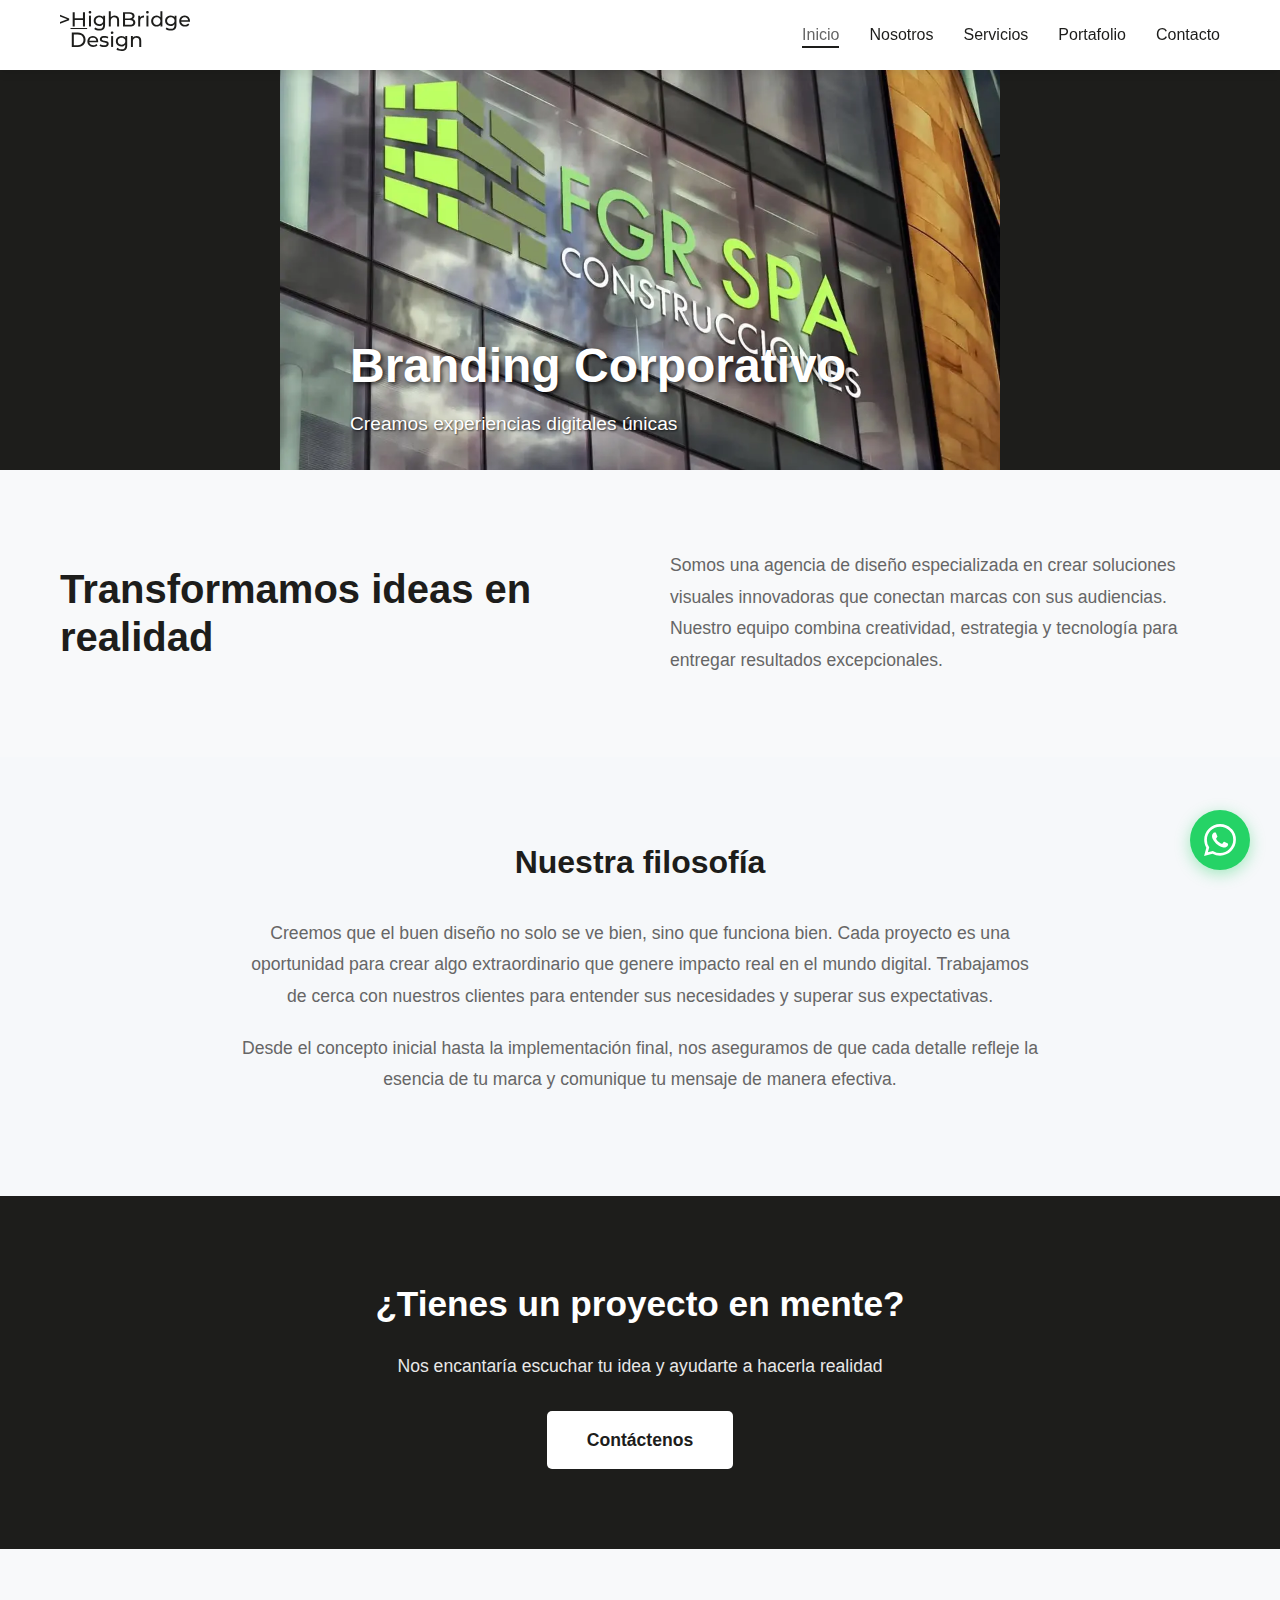
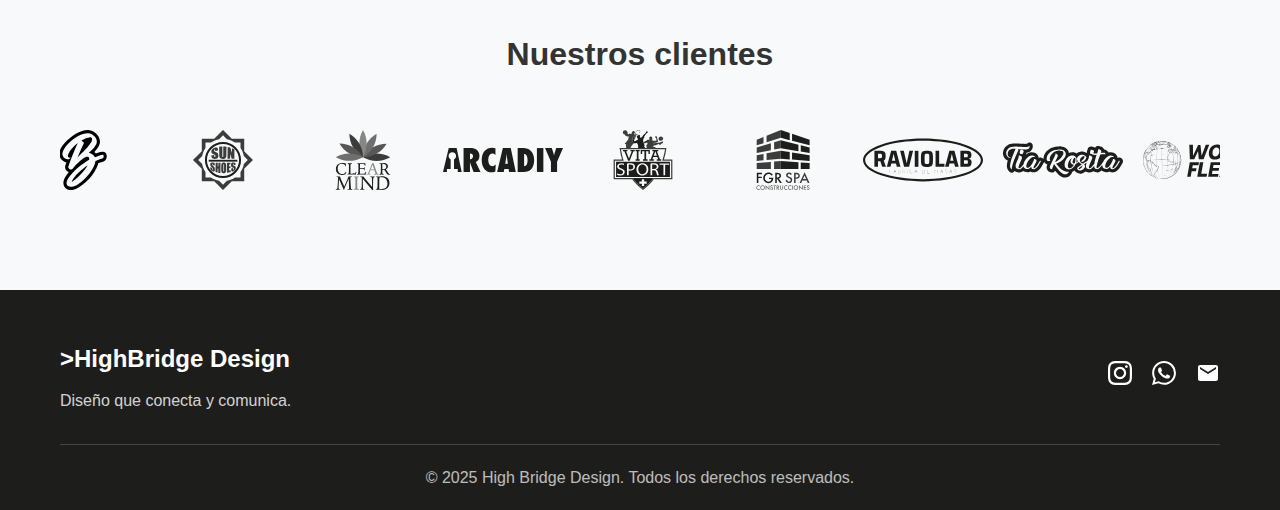
<file: index.html>
<!DOCTYPE html>
<html lang="es">

<head>
    <meta charset="UTF-8">
    <meta name="viewport" content="width=device-width, initial-scale=1.0">
    <title>>HighBridge Design | Inicio</title>
    <link rel="stylesheet" href="styles.css">
</head>

<body>
    <!-- Navbar -->
    <nav class="navbar">
        <div class="nav-container">
            <div class="nav-logo">
                <img src="./src/logo/logo.svg" alt="Logo Agencia">
            </div>
            <ul class="nav-menu">
                <li class="nav-item">
                    <a href="index.html" class="nav-link active">Inicio</a>
                </li>
                <li class="nav-item">
                    <a href="nosotros.html" class="nav-link">Nosotros</a>
                </li>
                <li class="nav-item">
                    <a href="servicios.html" class="nav-link">Servicios</a>
                </li>
                <li class="nav-item">
                    <a href="portafolio.html" class="nav-link">Portafolio</a>
                </li>
                <li class="nav-item">
                    <a href="contacto.html" class="nav-link">Contacto</a>
                </li>
            </ul>
            <div class="hamburger">
                <span class="bar"></span>
                <span class="bar"></span>
                <span class="bar"></span>
            </div>
        </div>
    </nav>

    <!-- Carrusel Principal -->
    <section id="inicio" class="carousel-section">
        <div class="carousel-container">
            <div class="carousel-slide active">
                <img src="./src/images/frg_m.webp" alt="Proyecto FRG">
                <div class="carousel-content">
                    <h2>Branding Corporativo</h2>
                    <p>Creamos experiencias digitales únicas</p>
                </div>
            </div>
            <div class="carousel-slide">
                <img src="./src/images/libro_m.webp" alt="Proyecto Libro">
                <div class="carousel-content">
                    <h2>Diseño Editorial</h2>
                    <p>Identidades visuales que impactan</p>
                </div>
            </div>
        </div>
    </section>

    <!-- Sección Título y Texto -->
    <section class="split-section">
        <div class="container">
            <div class="split-content">
                <div class="split-left">
                    <h2>Transformamos ideas en realidad</h2>
                </div>
                <div class="split-right">
                    <p>Somos una agencia de diseño especializada en crear soluciones visuales innovadoras que conectan
                        marcas con sus audiencias. Nuestro equipo combina creatividad, estrategia y tecnología para
                        entregar resultados excepcionales.</p>
                </div>
            </div>
        </div>
    </section>

    <!-- Sección de Texto -->
    <section class="text-section">
        <div class="container">
            <div class="text-content">
                <h3>Nuestra filosofía</h3>
                <p>Creemos que el buen diseño no solo se ve bien, sino que funciona bien. Cada proyecto es una
                    oportunidad para crear algo extraordinario que genere impacto real en el mundo digital. Trabajamos
                    de cerca con nuestros clientes para entender sus necesidades y superar sus expectativas.</p>
                <p>Desde el concepto inicial hasta la implementación final, nos aseguramos de que cada detalle refleje
                    la esencia de tu marca y comunique tu mensaje de manera efectiva.</p>
            </div>
        </div>
    </section>

    <!-- Botón Contáctenos -->
    <section class="cta-section">
        <div class="container">
            <div class="cta-content">
                <h3>¿Tienes un proyecto en mente?</h3>
                <p>Nos encantaría escuchar tu idea y ayudarte a hacerla realidad</p>
                <a href="contacto.html" class="cta-button">Contáctenos</a>
            </div>
        </div>
    </section>

    <!-- Carrusel de Logos -->
    <section class="logos-section">
        <div class="container">
            <h3>Nuestros clientes</h3>
            <div class="logos-carousel">
                <div class="logos-track">
                    <div class="logo-item">
                        <img src="./src/logo/logo1.svg" alt="Cliente 1" width="120" height="60">
                    </div>
                    <div class="logo-item">
                        <img src="./src/logo/logo2.svg" alt="Cliente 2" width="120" height="60">
                    </div>
                    <div class="logo-item">
                        <img src="./src/logo/logo3.svg" alt="Cliente 3" width="120" height="60">
                    </div>
                    <div class="logo-item">
                        <img src="./src/logo/logo4.svg" alt="Cliente 4" width="120" height="60">
                    </div>
                    <div class="logo-item">
                        <img src="./src/logo/logo5.svg" alt="Cliente 5" width="120" height="60">
                    </div>
                    <div class="logo-item">
                        <img src="./src/logo/logo6.svg" alt="Cliente 6" width="120" height="60">
                    </div>
                    <div class="logo-item">
                        <img src="./src/logo/logo7.svg" alt="Cliente 7" width="120" height="60">
                    </div>
                    <div class="logo-item">
                        <img src="./src/logo/logo8.svg" alt="Cliente 8" width="120" height="60">
                    </div>
                    <div class="logo-item">
                        <img src="./src/logo/logo9.svg" alt="Cliente 9" width="120" height="60">
                    </div>
                    <div class="logo-item">
                        <img src="./src/logo/logo10.svg" alt="Cliente 10" width="120" height="60">
                    </div>
                </div>
            </div>
        </div>
    </section>

    <!-- Footer -->
    <footer class="footer">
        <div class="container">
            <div class="footer-content">
                <div class="footer-info">
                    <h4>>HighBridge Design</h4>
                    <p>Diseño que conecta y comunica.</p>
                </div>
                <div class="footer-social">
                    <a href="https://www.instagram.com/hbd.cl" target="_blank" class="social-link">
                        <svg width="24" height="24" viewBox="0 0 24 24" fill="currentColor">
                            <path
                                d="M12 2.163c3.204 0 3.584.012 4.85.07 3.252.148 4.771 1.691 4.919 4.919.058 1.265.069 1.645.069 4.849 0 3.205-.012 3.584-.069 4.849-.149 3.225-1.664 4.771-4.919 4.919-1.266.058-1.644.07-4.85.07-3.204 0-3.584-.012-4.849-.07-3.26-.149-4.771-1.699-4.919-4.92-.058-1.265-.07-1.644-.07-4.849 0-3.204.013-3.583.07-4.849.149-3.227 1.664-4.771 4.919-4.919 1.266-.057 1.645-.069 4.849-.069zm0-2.163c-3.259 0-3.667.014-4.947.072-4.358.2-6.78 2.618-6.98 6.98-.059 1.281-.073 1.689-.073 4.948 0 3.259.014 3.668.072 4.948.2 4.358 2.618 6.78 6.98 6.98 1.281.058 1.689.072 4.948.072 3.259 0 3.668-.014 4.948-.072 4.354-.2 6.782-2.618 6.979-6.98.059-1.28.073-1.689.073-4.948 0-3.259-.014-3.667-.072-4.947-.196-4.354-2.617-6.78-6.979-6.98-1.281-.059-1.69-.073-4.949-.073zm0 5.838c-3.403 0-6.162 2.759-6.162 6.162s2.759 6.163 6.162 6.163 6.162-2.759 6.162-6.163c0-3.403-2.759-6.162-6.162-6.162zm0 10.162c-2.209 0-4-1.79-4-4 0-2.209 1.791-4 4-4s4 1.791 4 4c0 2.21-1.791 4-4 4zm6.406-11.845c-.796 0-1.441.645-1.441 1.44s.645 1.44 1.441 1.44c.795 0 1.439-.645 1.439-1.44s-.644-1.44-1.439-1.44z" />
                        </svg>
                    </a>
                    <a href="https://wa.me/56947508979" target="_blank" class="social-link">
                        <svg width="24" height="24" viewBox="0 0 24 24" fill="currentColor">
                            <path
                                d="M17.472 14.382c-.297-.149-1.758-.867-2.03-.967-.273-.099-.471-.148-.67.15-.197.297-.767.966-.94 1.164-.173.199-.347.223-.644.075-.297-.15-1.255-.463-2.39-1.475-.883-.788-1.48-1.761-1.653-2.059-.173-.297-.018-.458.13-.606.134-.133.298-.347.446-.52.149-.174.198-.298.298-.497.099-.198.05-.371-.025-.52-.075-.149-.669-1.612-.916-2.207-.242-.579-.487-.5-.669-.51-.173-.008-.371-.01-.57-.01-.198 0-.52.074-.792.372-.272.297-1.04 1.016-1.04 2.479 0 1.462 1.065 2.875 1.213 3.074.149.198 2.096 3.2 5.077 4.487.709.306 1.262.489 1.694.625.712.227 1.36.195 1.871.118.571-.085 1.758-.719 2.006-1.413.248-.694.248-1.289.173-1.413-.074-.124-.272-.198-.57-.347m-5.421 7.403h-.004a9.87 9.87 0 01-5.031-1.378l-.361-.214-3.741.982.998-3.648-.235-.374a9.86 9.86 0 01-1.51-5.26c.001-5.45 4.436-9.884 9.888-9.884 2.64 0 5.122 1.03 6.988 2.898a9.825 9.825 0 012.893 6.994c-.003 5.45-4.437 9.884-9.885 9.884m8.413-18.297A11.815 11.815 0 0012.05 0C5.495 0 .16 5.335.157 11.892c0 2.096.547 4.142 1.588 5.945L.057 24l6.305-1.654a11.882 11.882 0 005.683 1.448h.005c6.554 0 11.89-5.335 11.893-11.893A11.821 11.821 0 0020.885 3.685" />
                        </svg>
                    </a>
                    <a href="designhighbridge@gmail.com" class="social-link">
                        <svg width="24" height="24" viewBox="0 0 24 24" fill="currentColor">
                            <path
                                d="M20 4H4c-1.1 0-1.99.9-1.99 2L2 18c0 1.1.9 2 2 2h16c1.1 0 2-.9 2-2V6c0-1.1-.9-2-2-2zm0 4l-8 5-8-5V6l8 5 8-5v2z" />
                        </svg>
                    </a>
                </div>
            </div>
            <div class="footer-bottom">
                <p>&copy; 2025 High Bridge Design. Todos los derechos reservados.</p>
            </div>
        </div>
    </footer>

    <!-- Botón Flotante WhatsApp -->
    <a href="https://wa.me/1234567890" class="whatsapp-float" target="_blank">
        <svg width="32" height="32" viewBox="0 0 24 24" fill="white">
            <path
                d="M17.472 14.382c-.297-.149-1.758-.867-2.03-.967-.273-.099-.471-.148-.67.15-.197.297-.767.966-.94 1.164-.173.199-.347.223-.644.075-.297-.15-1.255-.463-2.39-1.475-.883-.788-1.48-1.761-1.653-2.059-.173-.297-.018-.458.13-.606.134-.133.298-.347.446-.52.149-.174.198-.298.298-.497.099-.198.05-.371-.025-.52-.075-.149-.669-1.612-.916-2.207-.242-.579-.487-.5-.669-.51-.173-.008-.371-.01-.57-.01-.198 0-.52.074-.792.372-.272.297-1.04 1.016-1.04 2.479 0 1.462 1.065 2.875 1.213 3.074.149.198 2.096 3.2 5.077 4.487.709.306 1.262.489 1.694.625.712.227 1.36.195 1.871.118.571-.085 1.758-.719 2.006-1.413.248-.694.248-1.289.173-1.413-.074-.124-.272-.198-.57-.347m-5.421 7.403h-.004a9.87 9.87 0 01-5.031-1.378l-.361-.214-3.741.982.998-3.648-.235-.374a9.86 9.86 0 01-1.51-5.26c.001-5.45 4.436-9.884 9.888-9.884 2.64 0 5.122 1.03 6.988 2.898a9.825 9.825 0 012.893 6.994c-.003 5.45-4.437 9.884-9.885 9.884m8.413-18.297A11.815 11.815 0 0012.05 0C5.495 0 .16 5.335.157 11.892c0 2.096.547 4.142 1.588 5.945L.057 24l6.305-1.654a11.882 11.882 0 005.683 1.448h.005c6.554 0 11.89-5.335 11.893-11.893A11.821 11.821 0 0020.885 3.685" />
        </svg>
    </a>

    <script src="script.js"></script>
    <script>
        document.addEventListener('DOMContentLoaded', function () {
            const track = document.querySelector('.logos-track');
            const logos = document.querySelectorAll('.logo-item');
            const logoWidth = logos[0].offsetWidth + 20; // 20px de margen aprox
            let position = 0;

            // Clona los logos para efecto infinito
            track.innerHTML += track.innerHTML;

            function moveLogos() {
                position -= 1;
                if (Math.abs(position) >= logoWidth * logos.length) {
                    position = 0;
                }
                track.style.transform = `translateX(${position}px)`;
                requestAnimationFrame(moveLogos);
            }

            moveLogos();
        });
    </script>
</body>

</html>
</file>
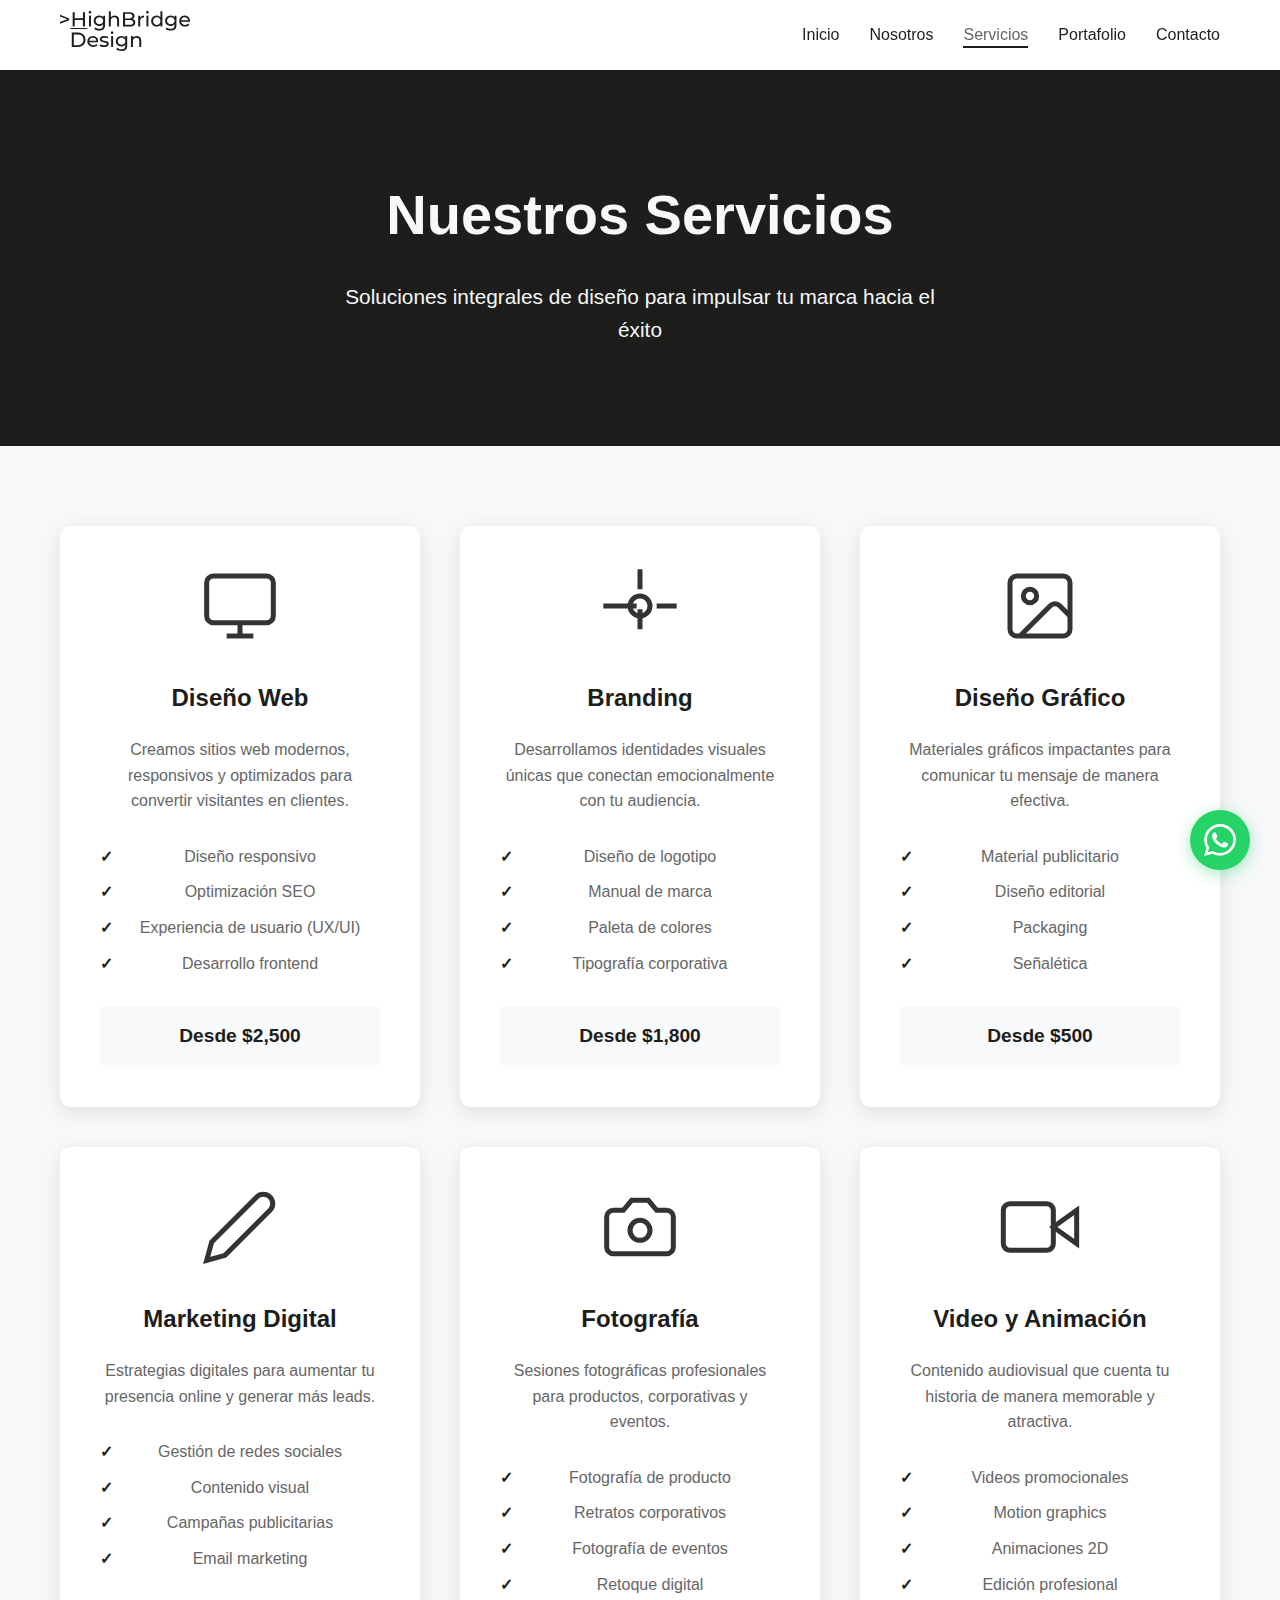
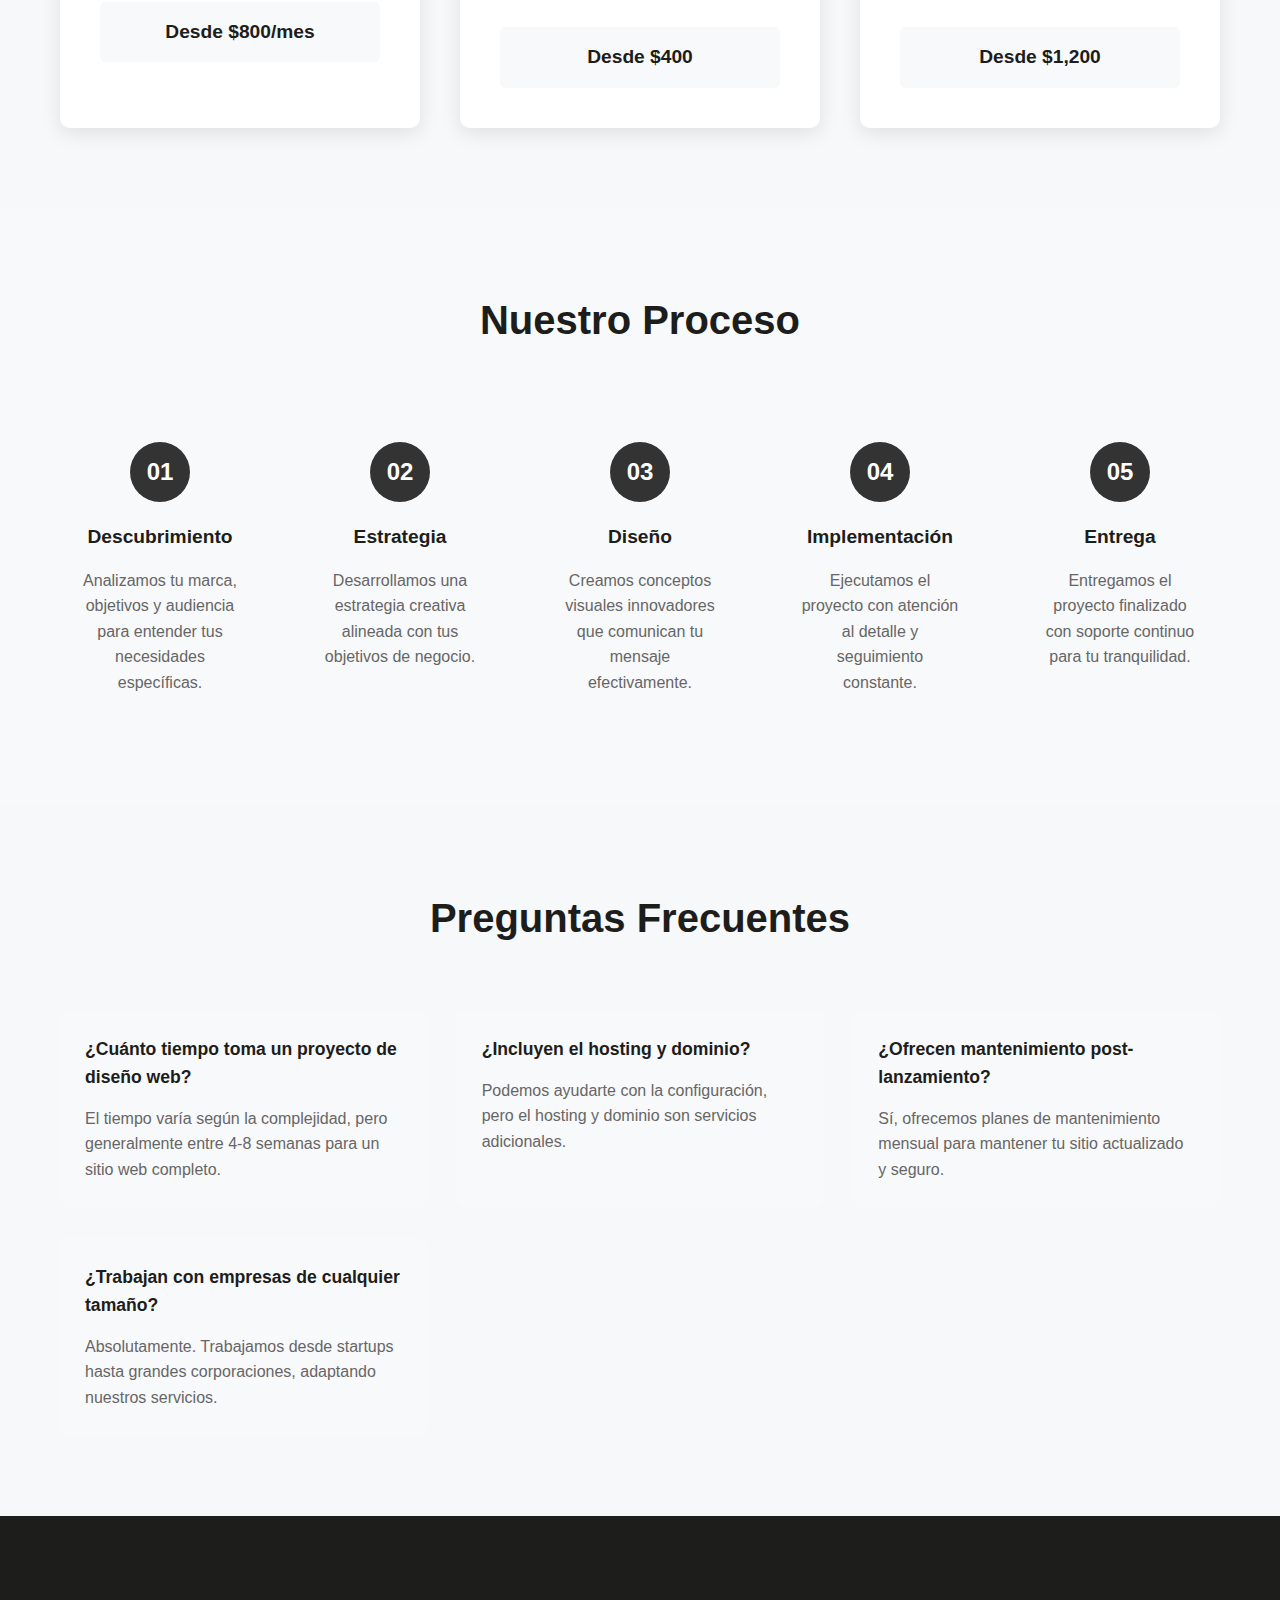
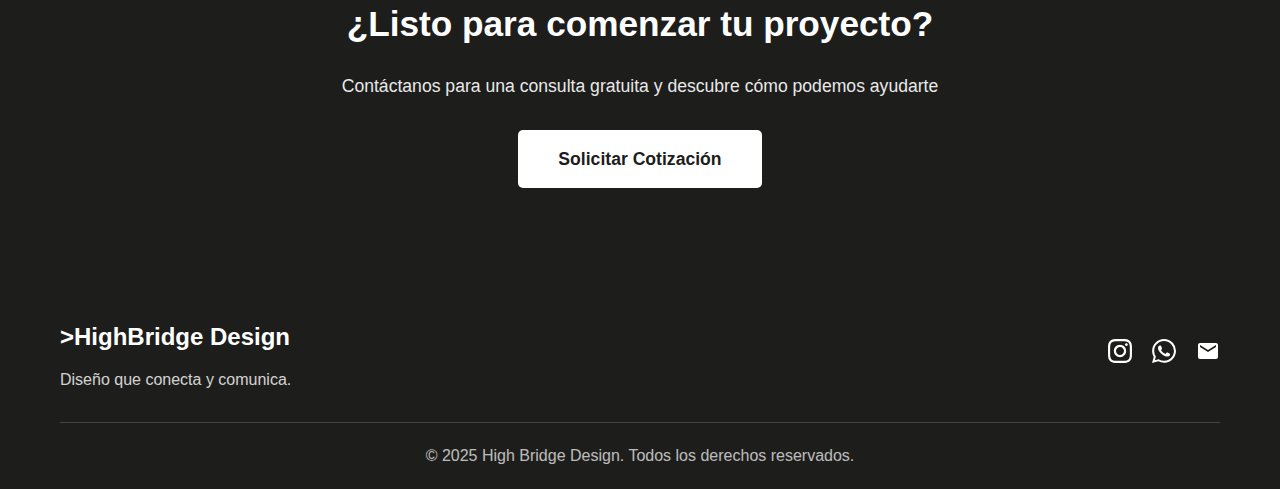
<file: servicios.html>
<!DOCTYPE html>
<html lang="es">

<head>
    <meta charset="UTF-8">
    <meta name="viewport" content="width=device-width, initial-scale=1.0">
    <title>>HighBridge Design | Servicios</title>
    <link rel="stylesheet" href="styles.css">
</head>

<body>
    <!-- Navbar -->
    <nav class="navbar">
        <div class="nav-container">
            <div class="nav-logo">
                <img src="./src/logo/logo.svg" alt="Logo Agencia">
            </div>
            <ul class="nav-menu">
                <li class="nav-item">
                    <a href="index.html" class="nav-link">Inicio</a>
                </li>
                <li class="nav-item">
                    <a href="nosotros.html" class="nav-link">Nosotros</a>
                </li>
                <li class="nav-item">
                    <a href="servicios.html" class="nav-link active">Servicios</a>
                </li>
                <li class="nav-item">
                    <a href="portafolio.html" class="nav-link">Portafolio</a>
                </li>
                <li class="nav-item">
                    <a href="contacto.html" class="nav-link">Contacto</a>
                </li>
            </ul>
            <div class="hamburger">
                <span class="bar"></span>
                <span class="bar"></span>
                <span class="bar"></span>
            </div>
        </div>
    </nav>

    <!-- Hero Section -->
    <section class="page-hero">
        <div class="container">
            <div class="hero-content">
                <h1>Nuestros Servicios</h1>
                <p>Soluciones integrales de diseño para impulsar tu marca hacia el éxito</p>
            </div>
        </div>
    </section>

    <!-- Servicios Principales -->
    <section class="services-main">
        <div class="container">
            <div class="services-grid">
                <div class="service-card">
                    <div class="service-icon">
                        <svg width="80" height="80" viewBox="0 0 24 24" fill="none" stroke="#333" stroke-width="1.5">
                            <rect x="2" y="3" width="20" height="14" rx="2" ry="2" />
                            <line x1="8" y1="21" x2="16" y2="21" />
                            <line x1="12" y1="17" x2="12" y2="21" />
                        </svg>
                    </div>
                    <h3>Diseño Web</h3>
                    <p>Creamos sitios web modernos, responsivos y optimizados para convertir visitantes en clientes.</p>
                    <ul class="service-features">
                        <li>Diseño responsivo</li>
                        <li>Optimización SEO</li>
                        <li>Experiencia de usuario (UX/UI)</li>
                        <li>Desarrollo frontend</li>
                    </ul>
                    <div class="service-price">Desde $2,500</div>
                </div>

                <div class="service-card">
                    <div class="service-icon">
                        <svg width="80" height="80" viewBox="0 0 24 24" fill="none" stroke="#333" stroke-width="1.5">
                            <circle cx="12" cy="12" r="3" />
                            <path d="M12 1v6m0 6v6m11-7h-6m-6 0H1" />
                        </svg>
                    </div>
                    <h3>Branding</h3>
                    <p>Desarrollamos identidades visuales únicas que conectan emocionalmente con tu audiencia.</p>
                    <ul class="service-features">
                        <li>Diseño de logotipo</li>
                        <li>Manual de marca</li>
                        <li>Paleta de colores</li>
                        <li>Tipografía corporativa</li>
                    </ul>
                    <div class="service-price">Desde $1,800</div>
                </div>

                <div class="service-card">
                    <div class="service-icon">
                        <svg width="80" height="80" viewBox="0 0 24 24" fill="none" stroke="#333" stroke-width="1.5">
                            <rect x="3" y="3" width="18" height="18" rx="2" ry="2" />
                            <circle cx="9" cy="9" r="2" />
                            <path d="M21 15l-3.086-3.086a2 2 0 0 0-2.828 0L6 21" />
                        </svg>
                    </div>
                    <h3>Diseño Gráfico</h3>
                    <p>Materiales gráficos impactantes para comunicar tu mensaje de manera efectiva.</p>
                    <ul class="service-features">
                        <li>Material publicitario</li>
                        <li>Diseño editorial</li>
                        <li>Packaging</li>
                        <li>Señalética</li>
                    </ul>
                    <div class="service-price">Desde $500</div>
                </div>

                <div class="service-card">
                    <div class="service-icon">
                        <svg width="80" height="80" viewBox="0 0 24 24" fill="none" stroke="#333" stroke-width="1.5">
                            <path d="M17 3a2.828 2.828 0 1 1 4 4L7.5 20.5 2 22l1.5-5.5L17 3z" />
                        </svg>
                    </div>
                    <h3>Marketing Digital</h3>
                    <p>Estrategias digitales para aumentar tu presencia online y generar más leads.</p>
                    <ul class="service-features">
                        <li>Gestión de redes sociales</li>
                        <li>Contenido visual</li>
                        <li>Campañas publicitarias</li>
                        <li>Email marketing</li>
                    </ul>
                    <div class="service-price">Desde $800/mes</div>
                </div>

                <div class="service-card">
                    <div class="service-icon">
                        <svg width="80" height="80" viewBox="0 0 24 24" fill="none" stroke="#333" stroke-width="1.5">
                            <path
                                d="M14.5 4h-5L7 7H4a2 2 0 0 0-2 2v9a2 2 0 0 0 2 2h16a2 2 0 0 0 2-2V9a2 2 0 0 0-2-2h-3l-2.5-3z" />
                            <circle cx="12" cy="13" r="3" />
                        </svg>
                    </div>
                    <h3>Fotografía</h3>
                    <p>Sesiones fotográficas profesionales para productos, corporativas y eventos.</p>
                    <ul class="service-features">
                        <li>Fotografía de producto</li>
                        <li>Retratos corporativos</li>
                        <li>Fotografía de eventos</li>
                        <li>Retoque digital</li>
                    </ul>
                    <div class="service-price">Desde $400</div>
                </div>

                <div class="service-card">
                    <div class="service-icon">
                        <svg width="80" height="80" viewBox="0 0 24 24" fill="none" stroke="#333" stroke-width="1.5">
                            <polygon points="23 7 16 12 23 17 23 7" />
                            <rect x="1" y="5" width="15" height="14" rx="2" ry="2" />
                        </svg>
                    </div>
                    <h3>Video y Animación</h3>
                    <p>Contenido audiovisual que cuenta tu historia de manera memorable y atractiva.</p>
                    <ul class="service-features">
                        <li>Videos promocionales</li>
                        <li>Motion graphics</li>
                        <li>Animaciones 2D</li>
                        <li>Edición profesional</li>
                    </ul>
                    <div class="service-price">Desde $1,200</div>
                </div>
            </div>
        </div>
    </section>

    <!-- Proceso de Trabajo -->
    <section class="process-section">
        <div class="container">
            <h2 class="section-title">Nuestro Proceso</h2>
            <div class="process-steps">
                <div class="process-step">
                    <div class="step-number">01</div>
                    <h4>Descubrimiento</h4>
                    <p>Analizamos tu marca, objetivos y audiencia para entender tus necesidades específicas.</p>
                </div>
                <div class="process-step">
                    <div class="step-number">02</div>
                    <h4>Estrategia</h4>
                    <p>Desarrollamos una estrategia creativa alineada con tus objetivos de negocio.</p>
                </div>
                <div class="process-step">
                    <div class="step-number">03</div>
                    <h4>Diseño</h4>
                    <p>Creamos conceptos visuales innovadores que comunican tu mensaje efectivamente.</p>
                </div>
                <div class="process-step">
                    <div class="step-number">04</div>
                    <h4>Implementación</h4>
                    <p>Ejecutamos el proyecto con atención al detalle y seguimiento constante.</p>
                </div>
                <div class="process-step">
                    <div class="step-number">05</div>
                    <h4>Entrega</h4>
                    <p>Entregamos el proyecto finalizado con soporte continuo para tu tranquilidad.</p>
                </div>
            </div>
        </div>
    </section>

    <!-- FAQ Section -->
    <section class="faq-section">
        <div class="container">
            <h2 class="section-title">Preguntas Frecuentes</h2>
            <div class="faq-grid">
                <div class="faq-item">
                    <h4>¿Cuánto tiempo toma un proyecto de diseño web?</h4>
                    <p>El tiempo varía según la complejidad, pero generalmente entre 4-8 semanas para un sitio web
                        completo.</p>
                </div>
                <div class="faq-item">
                    <h4>¿Incluyen el hosting y dominio?</h4>
                    <p>Podemos ayudarte con la configuración, pero el hosting y dominio son servicios adicionales.</p>
                </div>
                <div class="faq-item">
                    <h4>¿Ofrecen mantenimiento post-lanzamiento?</h4>
                    <p>Sí, ofrecemos planes de mantenimiento mensual para mantener tu sitio actualizado y seguro.</p>
                </div>
                <div class="faq-item">
                    <h4>¿Trabajan con empresas de cualquier tamaño?</h4>
                    <p>Absolutamente. Trabajamos desde startups hasta grandes corporaciones, adaptando nuestros
                        servicios.</p>
                </div>
            </div>
        </div>
    </section>

    <!-- CTA Section -->
    <section class="cta-section">
        <div class="container">
            <div class="cta-content">
                <h3>¿Listo para comenzar tu proyecto?</h3>
                <p>Contáctanos para una consulta gratuita y descubre cómo podemos ayudarte</p>
                <a href="contacto.html" class="cta-button">Solicitar Cotización</a>
            </div>
        </div>
    </section>

    <!-- Footer -->
    <footer class="footer">
        <div class="container">
            <div class="footer-content">
                <div class="footer-info">
                    <h4>>HighBridge Design</h4>
                    <p>Diseño que conecta y comunica.</p>
                </div>
                <div class="footer-social">
                    <a href="https://www.instagram.com/hbd.cl" target="_blank" class="social-link">
                        <svg width="24" height="24" viewBox="0 0 24 24" fill="currentColor">
                            <path
                                d="M12 2.163c3.204 0 3.584.012 4.85.07 3.252.148 4.771 1.691 4.919 4.919.058 1.265.069 1.645.069 4.849 0 3.205-.012 3.584-.069 4.849-.149 3.225-1.664 4.771-4.919 4.919-1.266.058-1.644.07-4.85.07-3.204 0-3.584-.012-4.849-.07-3.26-.149-4.771-1.699-4.919-4.92-.058-1.265-.07-1.644-.07-4.849 0-3.204.013-3.583.07-4.849.149-3.227 1.664-4.771 4.919-4.919 1.266-.057 1.645-.069 4.849-.069zm0-2.163c-3.259 0-3.667.014-4.947.072-4.358.2-6.78 2.618-6.98 6.98-.059 1.281-.073 1.689-.073 4.948 0 3.259.014 3.668.072 4.948.2 4.358 2.618 6.78 6.98 6.98 1.281.058 1.689.072 4.948.072 3.259 0 3.668-.014 4.948-.072 4.354-.2 6.782-2.618 6.979-6.98.059-1.28.073-1.689.073-4.948 0-3.259-.014-3.667-.072-4.947-.196-4.354-2.617-6.78-6.979-6.98-1.281-.059-1.69-.073-4.949-.073zm0 5.838c-3.403 0-6.162 2.759-6.162 6.162s2.759 6.163 6.162 6.163 6.162-2.759 6.162-6.163c0-3.403-2.759-6.162-6.162-6.162zm0 10.162c-2.209 0-4-1.79-4-4 0-2.209 1.791-4 4-4s4 1.791 4 4c0 2.21-1.791 4-4 4zm6.406-11.845c-.796 0-1.441.645-1.441 1.44s.645 1.44 1.441 1.44c.795 0 1.439-.645 1.439-1.44s-.644-1.44-1.439-1.44z" />
                        </svg>
                    </a>
                    <a href="https://wa.me/56947508979" target="_blank" class="social-link">
                        <svg width="24" height="24" viewBox="0 0 24 24" fill="currentColor">
                            <path
                                d="M17.472 14.382c-.297-.149-1.758-.867-2.03-.967-.273-.099-.471-.148-.67.15-.197.297-.767.966-.94 1.164-.173.199-.347.223-.644.075-.297-.15-1.255-.463-2.39-1.475-.883-.788-1.48-1.761-1.653-2.059-.173-.297-.018-.458.13-.606.134-.133.298-.347.446-.52.149-.174.198-.298.298-.497.099-.198.05-.371-.025-.52-.075-.149-.669-1.612-.916-2.207-.242-.579-.487-.5-.669-.51-.173-.008-.371-.01-.57-.01-.198 0-.52.074-.792.372-.272.297-1.04 1.016-1.04 2.479 0 1.462 1.065 2.875 1.213 3.074.149.198 2.096 3.2 5.077 4.487.709.306 1.262.489 1.694.625.712.227 1.36.195 1.871.118.571-.085 1.758-.719 2.006-1.413.248-.694.248-1.289.173-1.413-.074-.124-.272-.198-.57-.347m-5.421 7.403h-.004a9.87 9.87 0 01-5.031-1.378l-.361-.214-3.741.982.998-3.648-.235-.374a9.86 9.86 0 01-1.51-5.26c.001-5.45 4.436-9.884 9.888-9.884 2.64 0 5.122 1.03 6.988 2.898a9.825 9.825 0 012.893 6.994c-.003 5.45-4.437 9.884-9.885 9.884m8.413-18.297A11.815 11.815 0 0012.05 0C5.495 0 .16 5.335.157 11.892c0 2.096.547 4.142 1.588 5.945L.057 24l6.305-1.654a11.882 11.882 0 005.683 1.448h.005c6.554 0 11.89-5.335 11.893-11.893A11.821 11.821 0 0020.885 3.685" />
                        </svg>
                    </a>
                    <a href="designhighbridge@gmail.com" class="social-link">
                        <svg width="24" height="24" viewBox="0 0 24 24" fill="currentColor">
                            <path
                                d="M20 4H4c-1.1 0-1.99.9-1.99 2L2 18c0 1.1.9 2 2 2h16c1.1 0 2-.9 2-2V6c0-1.1-.9-2-2-2zm0 4l-8 5-8-5V6l8 5 8-5v2z" />
                        </svg>
                    </a>
                </div>
            </div>
            <div class="footer-bottom">
                <p>&copy; 2025 High Bridge Design. Todos los derechos reservados.</p>
            </div>
        </div>
    </footer>

    <!-- Botón Flotante WhatsApp -->
    <a href="https://wa.me/1234567890" class="whatsapp-float" target="_blank">
        <svg width="32" height="32" viewBox="0 0 24 24" fill="white">
            <path
                d="M17.472 14.382c-.297-.149-1.758-.867-2.03-.967-.273-.099-.471-.148-.67.15-.197.297-.767.966-.94 1.164-.173.199-.347.223-.644.075-.297-.15-1.255-.463-2.39-1.475-.883-.788-1.48-1.761-1.653-2.059-.173-.297-.018-.458.13-.606.134-.133.298-.347.446-.52.149-.174.198-.298.298-.497.099-.198.05-.371-.025-.52-.075-.149-.669-1.612-.916-2.207-.242-.579-.487-.5-.669-.51-.173-.008-.371-.01-.57-.01-.198 0-.52.074-.792.372-.272.297-1.04 1.016-1.04 2.479 0 1.462 1.065 2.875 1.213 3.074.149.198 2.096 3.2 5.077 4.487.709.306 1.262.489 1.694.625.712.227 1.36.195 1.871.118.571-.085 1.758-.719 2.006-1.413.248-.694.248-1.289.173-1.413-.074-.124-.272-.198-.57-.347m-5.421 7.403h-.004a9.87 9.87 0 01-5.031-1.378l-.361-.214-3.741.982.998-3.648-.235-.374a9.86 9.86 0 01-1.51-5.26c.001-5.45 4.436-9.884 9.888-9.884 2.64 0 5.122 1.03 6.988 2.898a9.825 9.825 0 012.893 6.994c-.003 5.45-4.437 9.884-9.885 9.884m8.413-18.297A11.815 11.815 0 0012.05 0C5.495 0 .16 5.335.157 11.892c0 2.096.547 4.142 1.588 5.945L.057 24l6.305-1.654a11.882 11.882 0 005.683 1.448h.005c6.554 0 11.89-5.335 11.893-11.893A11.821 11.821 0 0020.885 3.685" />
        </svg>
    </a>

    <script src="script.js"></script>
</body>

</html>
</file>
<file: styles.css>
/* Estilos para páginas internas */
.page-hero {
  margin-top: 70px;
  padding: 100px 0;
  background: #1D1D1B;
  text-align: center;
}

.hero-content h1 {
  font-size: 3.5rem;
  margin-bottom: 20px;
  color: #f6f8fa;
}

.hero-content p {
  font-size: 1.3rem;
  color: #f6f8fa;
  max-width: 600px;
  margin: 0 auto;
  line-height: 1.6;
}

/* Estilos para página Nosotros */
.about-section {
  padding: 80px 0;
}

.about-content {
  display: grid;
  grid-template-columns: 1fr 1fr;
  gap: 60px;
  align-items: center;
}

.about-text h2 {
  font-size: 2.5rem;
  margin-bottom: 30px;
  color: #1D1D1B;
}

.about-text p {
  font-size: 1.1rem;
  color: #666;
  line-height: 1.8;
  margin-bottom: 20px;
}

.about-image img {
  width: 100%;
  border-radius: 10px;
  box-shadow: 0 10px 30px rgba(0, 0, 0, 0.1);
}

.mission-vision {
  padding: 80px 0;
  background-color: #f8f9fa;
}

.mv-grid {
  display: grid;
  grid-template-columns: 1fr 1fr;
  gap: 60px;
}

.mv-item {
  text-align: center;
  padding: 40px;
  background: white;
  border-radius: 10px;
  box-shadow: 0 5px 20px rgba(0, 0, 0, 0.1);
}

.mv-icon {
  margin-bottom: 20px;
}

.mv-item h3 {
  font-size: 1.8rem;
  margin-bottom: 20px;
  color: #1D1D1B;
}

.mv-item p {
  color: #666;
  line-height: 1.6;
}

.values-section {
  padding: 80px 0;
}

.section-title {
  text-align: center;
  font-size: 2.5rem;
  margin-bottom: 60px;
  color: #1D1D1B;
}

.values-grid {
  display: grid;
  grid-template-columns: repeat(auto-fit, minmax(250px, 1fr));
  gap: 40px;
}

.value-item {
  text-align: center;
  padding: 30px 20px;
}

.value-item h4 {
  font-size: 1.3rem;
  margin-bottom: 15px;
  color: #1D1D1B;
}

.value-item p {
  color: #666;
  line-height: 1.6;
}

.team-section {
  padding: 80px 0;
  background-color: #f8f9fa;
}

.team-grid {
  display: grid;
  grid-template-columns: repeat(auto-fit, minmax(280px, 1fr));
  gap: 40px;
}

.team-member {
  background: white;
  border-radius: 10px;
  overflow: hidden;
  box-shadow: 0 5px 20px rgba(0, 0, 0, 0.1);
  transition: transform 0.3s ease;
}

.team-member:hover {
  transform: translateY(-5px);
}

.member-image img {
  width: 100%;
  height: 300px;
  object-fit: cover;
}

.member-info {
  padding: 25px;
  text-align: center;
}

.member-info h4 {
  font-size: 1.3rem;
  margin-bottom: 5px;
  color: #1D1D1B;
}

.member-role {
  color: #666;
  font-weight: 600;
  margin-bottom: 10px;
}

.member-bio {
  color: #666;
  font-size: 0.9rem;
  line-height: 1.5;
}

/* Estilos para página Servicios */
.services-main {
  padding: 80px 0;
}

.services-grid {
  display: grid;
  grid-template-columns: repeat(auto-fit, minmax(350px, 1fr));
  gap: 40px;
}

.service-card {
  background: white;
  padding: 40px;
  border-radius: 10px;
  box-shadow: 0 5px 20px rgba(0, 0, 0, 0.1);
  text-align: center;
  transition: transform 0.3s ease, box-shadow 0.3s ease;
}

.service-card:hover {
  transform: translateY(-5px);
  box-shadow: 0 10px 30px rgba(0, 0, 0, 0.15);
}

.service-icon {
  margin-bottom: 25px;
}

.service-card h3 {
  font-size: 1.5rem;
  margin-bottom: 20px;
  color: #1D1D1B;
}

.service-card p {
  color: #666;
  line-height: 1.6;
  margin-bottom: 25px;
}

.service-features {
  list-style: none;
  margin-bottom: 25px;
}

.service-features li {
  color: #666;
  padding: 5px 0;
  position: relative;
  padding-left: 20px;
}

.service-features li::before {
  content: "✓";
  position: absolute;
  left: 0;
  color: #1D1D1B;
  font-weight: bold;
}

.service-price {
  font-size: 1.2rem;
  font-weight: bold;
  color: #1D1D1B;
  padding: 15px;
  background-color: #f8f9fa;
  border-radius: 5px;
}

.process-section {
  padding: 80px 0;
  background-color: #f8f9fa;
}

.process-steps {
  display: grid;
  grid-template-columns: repeat(auto-fit, minmax(200px, 1fr));
  gap: 40px;
}

.process-step {
  text-align: center;
  padding: 30px 20px;
}

.step-number {
  width: 60px;
  height: 60px;
  background-color: #333;
  color: white;
  border-radius: 50%;
  display: flex;
  align-items: center;
  justify-content: center;
  font-size: 1.5rem;
  font-weight: bold;
  margin: 0 auto 20px;
}

.process-step h4 {
  font-size: 1.2rem;
  margin-bottom: 15px;
  color: #1D1D1B;
}

.process-step p {
  color: #666;
  line-height: 1.6;
}

.faq-section {
  padding: 80px 0;
}

.faq-grid {
  display: grid;
  grid-template-columns: repeat(auto-fit, minmax(300px, 1fr));
  gap: 30px;
}

.faq-item {
  padding: 25px;
  background-color: #f8f9fa;
  border-radius: 10px;
}

.faq-item h4 {
  font-size: 1.1rem;
  margin-bottom: 15px;
  color: #1D1D1B;
}

.faq-item p {
  color: #666;
  line-height: 1.6;
}

/* Estilos para página Portafolio */
.portfolio-filters {
  padding: 40px 0;
  background-color: #f8f9fa;
}

.filter-buttons {
  display: flex;
  justify-content: center;
  gap: 20px;
  flex-wrap: wrap;
}

.filter-btn {
  padding: 12px 25px;
  background-color: white;
  border: 2px solid #ddd;
  border-radius: 25px;
  cursor: pointer;
  transition: all 0.3s ease;
  font-weight: 500;
}

.filter-btn:hover,
.filter-btn.active {
  background-color: #333;
  color: white;
  border-color: #333;
}

.portfolio-gallery {
  padding: 80px 0;
}

.portfolio-grid {
  display: grid;
  grid-template-columns: repeat(auto-fit, minmax(350px, 1fr));
  gap: 30px;
}

.portfolio-item {
  position: relative;
  border-radius: 10px;
  overflow: hidden;
  box-shadow: 0 5px 20px rgba(0, 0, 0, 0.1);
  transition: transform 0.3s ease;
}

.portfolio-item:hover {
  transform: translateY(-5px);
}

.portfolio-image {
  position: relative;
  overflow: hidden;
}

.portfolio-image img {
  width: 100%;
  height: 300px;
  object-fit: cover;
  transition: transform 0.3s ease;
}

.portfolio-item:hover .portfolio-image img {
  transform: scale(1.05);
}

.portfolio-overlay {
  position: absolute;
  top: 0;
  left: 0;
  right: 0;
  bottom: 0;
  background: rgba(0, 0, 0, 0.8);
  display: flex;
  align-items: center;
  justify-content: center;
  opacity: 0;
  transition: opacity 0.3s ease;
}

.portfolio-item:hover .portfolio-overlay {
  opacity: 1;
}

.portfolio-info {
  text-align: center;
  color: white;
}

.portfolio-info h4 {
  font-size: 1.3rem;
  margin-bottom: 10px;
  color: #1D1D1B;
}

.portfolio-info p {
  margin-bottom: 20px;
  opacity: 0.9;
}

.view-project {
  background-color: white;
  color: #1D1D1B;
  border: none;
  padding: 12px 25px;
  border-radius: 5px;
  cursor: pointer;
  font-weight: 600;
  transition: transform 0.3s ease;
}

/* Modal */
.modal {
  display: none;
  position: fixed;
  z-index: 2000;
  left: 0;
  top: 0;
  width: 100%;
  height: 100%;
  background-color: rgba(0, 0, 0, 0.8);
}

.modal-content {
  background-color: white;
  margin: 5% auto;
  padding: 40px;
  border-radius: 10px;
  width: 90%;
  max-width: 800px;
  position: relative;
  max-height: 80vh;
  overflow-y: auto;
}

.close {
  position: absolute;
  right: 20px;
  top: 15px;
  font-size: 30px;
  font-weight: bold;
  cursor: pointer;
  color: #666;
}

.close:hover {
  color: #333;
}

/* Testimonios */
.testimonials-section {
  padding: 80px 0;
  background-color: #f8f9fa;
}

.testimonials-grid {
  display: grid;
  grid-template-columns: repeat(auto-fit, minmax(300px, 1fr));
  gap: 40px;
}

.testimonial-item {
  background: white;
  padding: 30px;
  border-radius: 10px;
  box-shadow: 0 5px 20px rgba(0, 0, 0, 0.1);
}

.testimonial-content {
  margin-bottom: 25px;
}

.testimonial-content p {
  font-style: italic;
  color: #666;
  line-height: 1.6;
}

.testimonial-author {
  display: flex;
  align-items: center;
  gap: 15px;
}

.testimonial-author img {
  width: 60px;
  height: 60px;
  border-radius: 50%;
  object-fit: cover;
}

.author-info h5 {
  margin-bottom: 5px;
  color: #333;
}

.author-info span {
  color: #666;
  font-size: 0.9rem;
}

/* Reset y estilos base */
* {
  margin: 0;
  padding: 0;
  box-sizing: border-box;
}

body {
  font-family: "Arial", sans-serif;
  line-height: 1.6;
  color: #333;
  background: #f6f8fa;
}

.container {
  max-width: 1200px;
  margin: 0 auto;
  padding: 0 20px;
}

/* Navbar */
.navbar {
  background-color: #ffffff;
  box-shadow: 0 2px 10px rgba(0, 0, 0, 0.1);
  position: fixed;
  top: 0;
  width: 100%;
  z-index: 1000;
}

.nav-container {
  max-width: 1200px;
  margin: 0 auto;
  padding: 0 20px;
  display: flex;
  justify-content: space-between;
  align-items: center;
  height: 70px;
}

.nav-logo img {
  height: 40px;
}

.nav-menu {
  display: flex;
  list-style: none;
  gap: 30px;
}

.nav-link {
  text-decoration: none;
  color: #1D1D1B;
  font-weight: 500;
  transition: color 0.3s ease;
  position: relative;
}

.nav-link:hover,
.nav-link.active {
  color: #666;
}

.nav-link.active::after {
  content: "";
  position: absolute;
  bottom: -5px;
  left: 0;
  width: 100%;
  height: 2px;
  background-color: #1D1D1B;
}

.hamburger {
  display: none;
  flex-direction: column;
  cursor: pointer;
}

.bar {
  width: 25px;
  height: 3px;
  background-color: #1D1D1B;
  margin: 3px 0;
  transition: 0.3s;
}

/* Carrusel Principal */
.carousel-section {
  margin-top: 70px;
  position: relative;
  height: 600px;
  overflow: hidden;
}

.carousel-container {
  position: relative;
  width: 100%;
  height: 100%;
}

.carousel-slide {
  position: absolute;
  top: 0;
  left: 0;
  width: 100%;
  height: 100%;
  opacity: 0;
  transition: opacity 0.5s ease-in-out;
}

.carousel-slide.active {
  opacity: 1;
}

.carousel-slide img {
  width: 100%;
  height: 100%;
  object-fit: cover;
}

.carousel-content {
  position: absolute;
  left: 30px;
  right: 0;
  bottom: 30px;
  /* Puedes ajustar este valor según lo que necesites */
  text-align: left;
  color: #fff;
  /* Si quieres un fondo semitransparente para mejor lectura: */
  /* background: rgba(0,0,0,0.3); */
  /* padding: 20px 0; */
  /* border-radius: 10px; */
  /* width: 100%; */
  /* margin: 0 auto; */
}

.carousel-content h2 {
  font-size: 3rem;
  margin-bottom: 0.3rem;
  text-shadow: 2px 2px 4px rgba(0, 0, 0, 0.7);
}

.carousel-content p {
  font-size: 1.2rem;
  text-shadow: 1px 1px 2px rgba(0, 0, 0, 0.7);
}

.carousel-btn {
  position: absolute;
  top: 50%;
  transform: translateY(-50%);
  background-color: rgba(0, 0, 0, 0.5);
  color: white;
  border: none;
  padding: 15px 20px;
  font-size: 18px;
  cursor: pointer;
  transition: background-color 0.3s ease;
  z-index: 3;
}

.carousel-btn:hover {
  background-color: rgba(0, 0, 0, 0.8);
}

.carousel-btn.prev {
  left: 20px;
}

.carousel-btn.next {
  right: 20px;
}

/* Sección Split */
.split-section {
  padding: 80px 0;
  background-color: #f8f9fa;
}

.split-content {
  display: grid;
  grid-template-columns: 1fr 1fr;
  gap: 60px;
  align-items: center;
}

.split-left h2 {
  font-size: 2.5rem;
  color: #1D1D1B;
  line-height: 1.2;
}

.split-right p {
  font-size: 1.1rem;
  color: #666;
  line-height: 1.8;
}

/* Sección de Texto */
.text-section {
  padding: 80px 0;
}

.text-content {
  max-width: 800px;
  margin: 0 auto;
  text-align: center;
}

.text-content h3 {
  font-size: 2rem;
  margin-bottom: 30px;
  color: #1D1D1B;
}

.text-content p {
  font-size: 1.1rem;
  color: #666;
  margin-bottom: 20px;
  line-height: 1.8;
}

/* Sección CTA */
.cta-section {
  padding: 80px 0;
  background-color: #1D1D1B;
  color: white;
  text-align: center;
}

.cta-content h3 {
  font-size: 2.2rem;
  margin-bottom: 20px;
}

.cta-content p {
  font-size: 1.1rem;
  margin-bottom: 30px;
  opacity: 0.9;
}

.cta-button {
  display: inline-block;
  background-color: white;
  color: #1D1D1B;
  padding: 15px 40px;
  text-decoration: none;
  border-radius: 5px;
  font-weight: 600;
  font-size: 1.1rem;
  transition: transform 0.3s ease, box-shadow 0.3s ease;
}

.cta-button:hover {
  transform: translateY(-2px);
  box-shadow: 0 5px 15px rgba(0, 0, 0, 0.2);
}

/* Carrusel de Logos */
.logos-section {
  padding: 80px 0;
  background-color: #f8f9fa;
  text-align: center;
}

.logos-section h3 {
  font-size: 2rem;
  margin-bottom: 50px;
  color: #333;
}

.logos-carousel {
  overflow: hidden;
  width: 100%;
  position: relative;
  height: 80px;
}

.logos-track {
  display: flex;
  align-items: center;
  transition: none;
  will-change: transform;
}

.logo-item {
  flex: 0 0 auto;
  margin: 0 10px;
}

/* Footer */
.footer {
  background-color: #1D1D1B;
  color: white;
  padding: 50px 0 20px;
}

.footer-content {
  display: flex;
  justify-content: space-between;
  align-items: center;
  margin-bottom: 30px;
}

.footer-info h4 {
  font-size: 1.5rem;
  margin-bottom: 10px;
}

.footer-info p {
  opacity: 0.8;
}

.footer-social {
  display: flex;
  gap: 20px;
}

.social-link {
  color: white;
  transition: color 0.3s ease, transform 0.3s ease;
}

.social-link:hover {
  color: #ccc;
  transform: translateY(-2px);
}

.footer-bottom {
  text-align: center;
  padding-top: 20px;
  border-top: 1px solid #555;
  opacity: 0.7;
}

/* Botón Flotante WhatsApp */
.whatsapp-float {
  position: fixed;
  bottom: 30px;
  right: 30px;
  background-color: #25d366;
  width: 60px;
  height: 60px;
  border-radius: 50%;
  display: flex;
  align-items: center;
  justify-content: center;
  box-shadow: 0 4px 15px rgba(37, 211, 102, 0.4);
  z-index: 1000;
  transition: transform 0.3s ease, box-shadow 0.3s ease;
}

.whatsapp-float:hover {
  transform: scale(1.1);
  box-shadow: 0 6px 20px rgba(37, 211, 102, 0.6);
}

/* Estilos de Contacto */
.contact-hero {
  margin-top: 70px;
  padding: 80px 0;
  background-color: #f8f9fa;
  text-align: center;
}

.contact-content h1 {
  font-size: 3rem;
  margin-bottom: 20px;
  color: #1D1D1B;
}

.contact-content p {
  font-size: 1.2rem;
  color: #666;
  max-width: 600px;
  margin: 0 auto;
  line-height: 1.8;
}

.contact-form-section {
  padding: 80px 0;
}

.contact-wrapper {
  display: grid;
  grid-template-columns: 1fr 2fr;
  gap: 60px;
}

.contact-info h3 {
  font-size: 1.8rem;
  margin-bottom: 30px;
  color: #1D1D1B;
}

.contact-item {
  margin-bottom: 30px;
}

.contact-item h4 {
  font-size: 1.1rem;
  margin-bottom: 5px;
  color: #1D1D1B;
}

.contact-item p {
  color: #666;
  line-height: 1.6;
}

.contact-form {
  max-width: 480px;
  margin: 48px auto 48px auto;
  padding: 32px 24px;
  background: #fff;
  border-radius: 16px;
  box-shadow: 0 4px 24px rgba(0, 0, 0, 0.08);
}

.contact-form h2 {
  text-align: center;
  margin-bottom: 24px;
  color: #1D1D1B;
}

.form-group {
  margin-bottom: 18px;
}

.form-group label {
  display: block;
  margin-bottom: 8px;
  font-weight: 600;
  color: #1D1D1B;
}

.form-group input,
.form-group select,
.form-group textarea {
  width: 100%;
  padding: 12px 15px;
  border: 2px solid #ddd;
  border-radius: 5px;
  font-size: 1rem;
  transition: border-color 0.3s ease;
}

.form-group input:focus,
.form-group select:focus,
.form-group textarea:focus {
  outline: none;
  border-color: #666;
}

.form-group textarea {
  resize: vertical;
  min-height: 120px;
}

/* Estilos para botón de carga */
.submit-btn {
  position: relative;
  overflow: hidden;
}

.btn-loading {
  display: flex;
  align-items: center;
  gap: 10px;
}

.loading-spinner {
  animation: spin 1s linear infinite;
}

@keyframes spin {
  from {
    transform: rotate(0deg);
  }

  to {
    transform: rotate(360deg);
  }
}

/* Estilos para notificaciones */
.notification {
  position: fixed;
  top: 20px;
  right: 20px;
  z-index: 10000;
  max-width: 400px;
  min-width: 300px;
  background: white;
  border-radius: 8px;
  box-shadow: 0 10px 30px rgba(0, 0, 0, 0.2);
  transform: translateX(100%);
  transition: transform 0.3s ease, opacity 0.3s ease;
  opacity: 0;
}

.notification.show {
  transform: translateX(0);
  opacity: 1;
}

.notification-content {
  display: flex;
  align-items: center;
  padding: 16px 20px;
  gap: 12px;
}

.notification-icon {
  width: 24px;
  height: 24px;
  border-radius: 50%;
  display: flex;
  align-items: center;
  justify-content: center;
  font-weight: bold;
  font-size: 14px;
  flex-shrink: 0;
}

.notification-success .notification-icon {
  background-color: #10b981;
  color: white;
}

.notification-error .notification-icon {
  background-color: #ef4444;
  color: white;
}

.notification-info .notification-icon {
  background-color: #3b82f6;
  color: white;
}

.notification-message {
  flex: 1;
  color: #374151;
  font-size: 14px;
  line-height: 1.4;
}

.notification-close {
  background: none;
  border: none;
  font-size: 20px;
  color: #9ca3af;
  cursor: pointer;
  padding: 0;
  width: 24px;
  height: 24px;
  display: flex;
  align-items: center;
  justify-content: center;
  border-radius: 4px;
  transition: background-color 0.2s ease;
}

.notification-close:hover {
  background-color: #f3f4f6;
  color: #374151;
}

/* Bordes de colores para las notificaciones */
.notification-success {
  border-left: 4px solid #10b981;
}

.notification-error {
  border-left: 4px solid #ef4444;
}

.notification-info {
  border-left: 4px solid #3b82f6;
}

.submit-btn {
  background-color: #1D1D1B;
  color: white;
  padding: 15px 40px;
  border: none;
  border-radius: 5px;
  font-size: 1.1rem;
  font-weight: 600;
  cursor: pointer;
  transition: background-color 0.3s ease, transform 0.3s ease;
  width: 100%;
}

.submit-btn:hover {
  background-color: #555;
  transform: translateY(-2px);
}

/* Responsive Design */
@media screen and (max-width: 768px) {
  .hamburger {
    display: flex;
  }

  .nav-menu {
    position: fixed;
    left: -100%;
    top: 70px;
    flex-direction: column;
    background-color: white;
    width: 100%;
    text-align: center;
    transition: 0.3s;
    box-shadow: 0 10px 27px rgba(0, 0, 0, 0.05);
    padding: 20px 0;
  }

  .nav-menu.active {
    left: 0;
  }

  .nav-menu li {
    margin: 15px 0;
  }

  .hamburger.active .bar:nth-child(2) {
    opacity: 0;
  }

  .hamburger.active .bar:nth-child(1) {
    transform: translateY(8px) rotate(45deg);
  }

  .hamburger.active .bar:nth-child(3) {
    transform: translateY(-8px) rotate(-45deg);
  }

  .carousel-content {
    left: 20px;
    right: 20px;
  }

  .carousel-content h2 {
    font-size: 2rem;
  }

  .carousel-content p {
    font-size: 1rem;
  }

  .split-content {
    grid-template-columns: 1fr;
    gap: 40px;
    text-align: center;
  }

  .split-left h2 {
    font-size: 2rem;
  }

  .contact-wrapper {
    grid-template-columns: 1fr;
    gap: 40px;
  }

  .contact-content h1 {
    font-size: 2.2rem;
  }

  .footer-content {
    flex-direction: column;
    gap: 30px;
    text-align: center;
  }

  .logos-track {
    gap: 40px;
  }

  .whatsapp-float {
    bottom: 20px;
    right: 20px;
    width: 50px;
    height: 50px;
  }

  .hero-content h1 {
    font-size: 2.5rem;
  }

  .about-content {
    grid-template-columns: 1fr;
    gap: 40px;
  }

  .mv-grid {
    grid-template-columns: 1fr;
    gap: 30px;
  }

  .services-grid {
    grid-template-columns: 1fr;
  }

  .process-steps {
    grid-template-columns: repeat(auto-fit, minmax(150px, 1fr));
    gap: 30px;
  }

  .portfolio-grid {
    grid-template-columns: 1fr;
  }

  .filter-buttons {
    gap: 10px;
  }

  .filter-btn {
    padding: 10px 20px;
    font-size: 0.9rem;
  }

  .modal-content {
    margin: 10% auto;
    padding: 20px;
    width: 95%;
  }
}

@media screen and (max-width: 480px) {
  .container {
    padding: 0 15px;
  }

  .carousel-section {
    height: 400px;
  }

  .carousel-content h2 {
    font-size: 1.5rem;
  }

  .split-left h2 {
    font-size: 1.8rem;
  }

  .text-content h3 {
    font-size: 1.5rem;
  }

  .cta-content h3 {
    font-size: 1.8rem;
  }

  .contact-form {
    padding: 20px;
  }

  .contact-content h1 {
    font-size: 1.8rem;
  }

  .hero-content h1 {
    font-size: 2rem;
  }

  .section-title {
    font-size: 2rem;
  }

  .service-card {
    padding: 25px;
  }

  .team-grid {
    grid-template-columns: 1fr;
  }

  .testimonials-grid {
    grid-template-columns: 1fr;
  }

  /* Responsive para notificaciones */
  .notification {
    right: 10px;
    left: 10px;
    max-width: none;
    min-width: auto;
    transform: translateY(-100%);
  }

  .notification.show {
    transform: translateY(0);
  }
}

/* Fondo general */
body {
  background: #f6f8fa;
  font-family: 'Montserrat', Arial, sans-serif;
}

/* Contenedor del formulario */
.contact-form-container {
  max-width: 540px;
  margin: 48px auto 48px auto;
  background: #fff;
  border-radius: 18px;
  box-shadow: 0 6px 32px rgba(0, 0, 0, 0.10);
  padding: 36px 28px 28px 28px;
}

.contact-title {
  text-align: center;
  margin-bottom: 28px;
  font-size: 2rem;
  color: #222;
  font-weight: 700;
  letter-spacing: 0.5px;
}

/* Estructura de filas en escritorio */
.form-row {
  display: flex;
  gap: 18px;
  margin-bottom: 0;
}

.form-row .form-group {
  flex: 1;
}

/* Campos y etiquetas */
.contact-form label {
  display: block;
  margin-bottom: 7px;
  font-weight: 500;
  color: #1D1D1B;
  font-size: 1rem;
}

.contact-form input,
.contact-form select,
.contact-form textarea {
  width: 100%;
  padding: 11px 13px;
  border: 1.5px solid #e0e4ea;
  border-radius: 7px;
  font-size: 1rem;
  background: #f9fafc;
  margin-bottom: 18px;
  transition: border-color 0.2s;
  outline: none;
  resize: none;
}

.contact-form input:focus,
.contact-form select:focus,
.contact-form textarea:focus {
  border-color: #3b82f6;
  background: #fff;
}

.contact-form textarea {
  min-height: 90px;
  max-height: 220px;
}

/* Botón */
.submit-btn {
  width: 100%;
  background: #1D1D1B;
  color: #fff;
  border: none;
  border-radius: 7px;
  padding: 14px 0;
  font-size: 1.1rem;
  font-weight: 600;
  cursor: pointer;
  transition: background 0.2s;
  margin-top: 10px;
  box-shadow: 0 2px 8px rgba(59, 130, 246, 0.08);
}

.submit-btn:hover {
  background: #242425;
}

/* Responsive: una sola columna en móvil */
@media (max-width: 700px) {
  .contact-form-container {
    padding: 18px 6vw 18px 6vw;
    max-width: 98vw;
  }

  .form-row {
    flex-direction: column;
    gap: 0;
  }
}

@media screen and (min-width: 1200px) {
  .carousel-section {
    background-color: #1D1D1B;
    height: 400px;
  }

  .carousel-slide {
    display: flex;
    justify-content: center;
    align-items: center;
  }

  .carousel-slide img {
    height: 100%;
    width: 720px;
    object-fit: cover;
  }

  .carousel-content {
    position: absolute;
    left: 350px;
    right: 0;
    bottom: 30px;
    /* Puedes ajustar este valor según lo que necesites */
    text-align: left;
    color: #fff;
    /* Si quieres un fondo semitransparente para mejor lectura: */
    /* background: rgba(0,0,0,0.3); */
    /* padding: 20px 0; */
    /* border-radius: 10px; */
    /* width: 100%; */
    /* margin: 0 auto; */
  }
}
</file>
